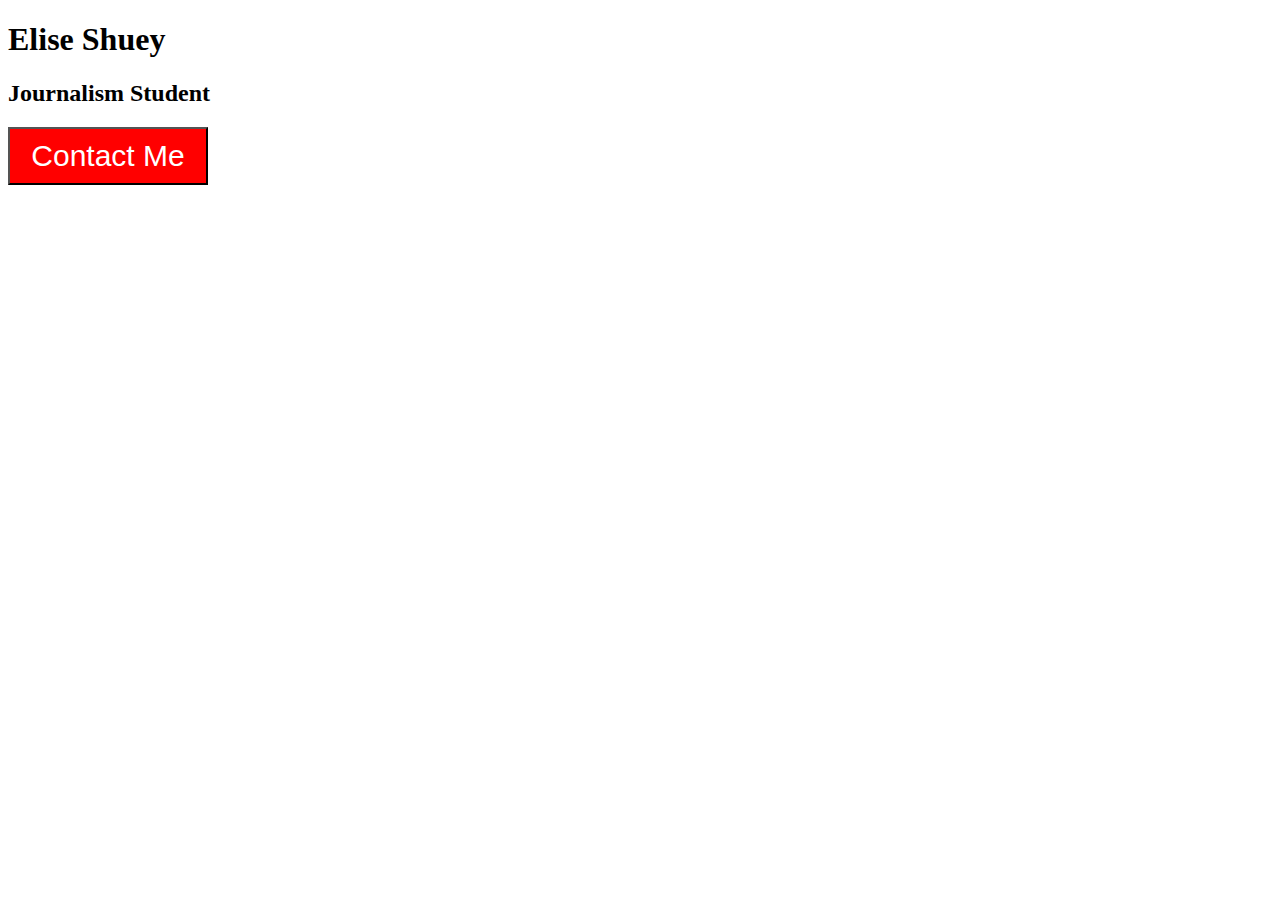
<file: button-assignment/index.html>
<!doctype html>
<html lang="en">
    <head>
        <title>Elise Shuey Button</title>
        <link href="style.css" rel="stylesheet" />
    </head>

    <body>
        <h1>Elise Shuey</h1>
        <h2>Journalism Student</h2>
        <button class="red-button">Contact Me</button>
    </body>
</html>
</file>
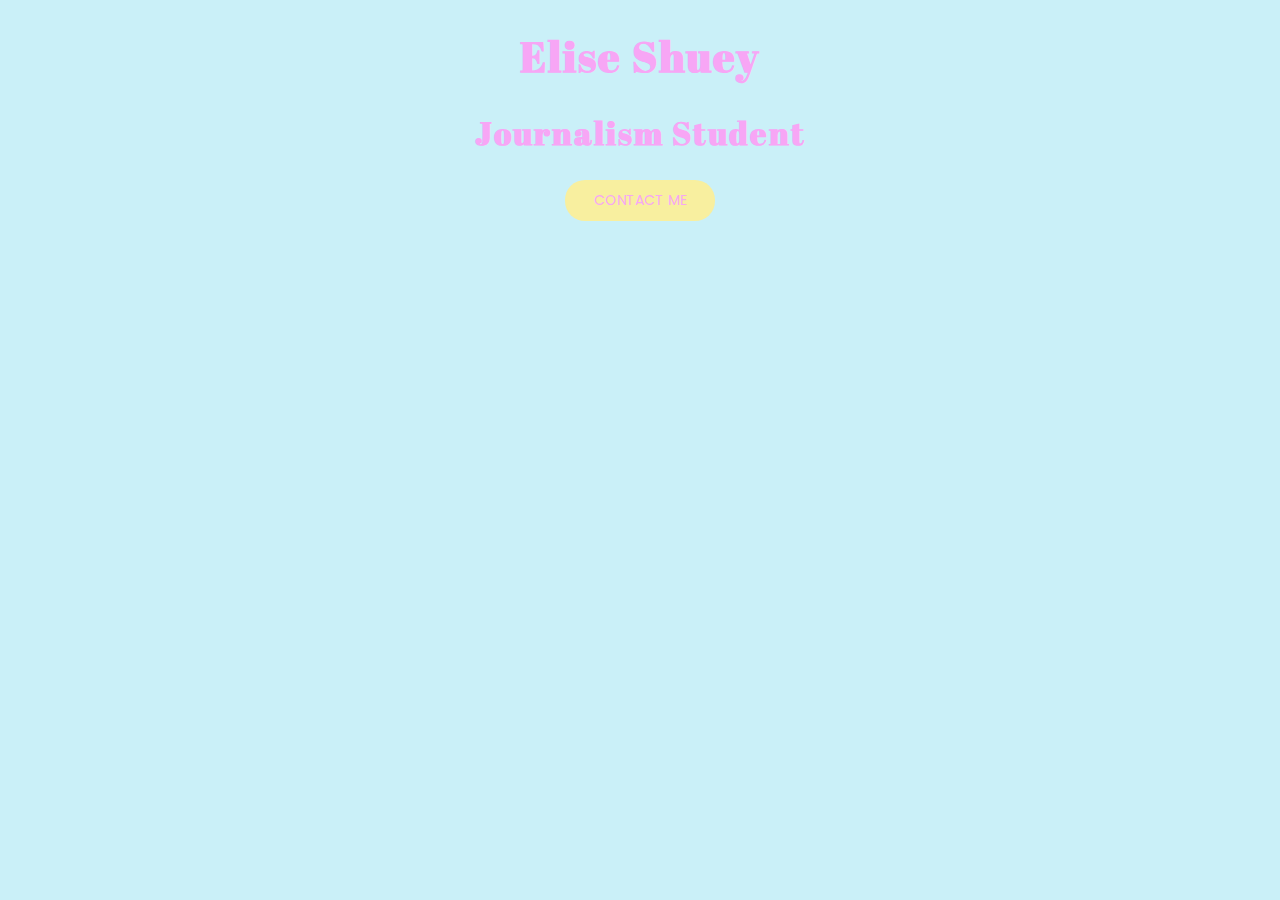
<file: contact-button-assignment/index.html>
<!doctype html>
<html lang="en">
    <head>
        <link href="style.css" rel="stylesheet" />
        <title>Elise Shuey Button</title>
        <link href="https://fonts.googleapis.com/css?family=Abril+Fatface|Poppins:300" rel="stylesheet" />
    </head>

    <body>
        <h1>Elise Shuey</h1>
        <h2>Journalism Student</h2>
        <button>Contact Me</button>
    </body>
</html>
</file>
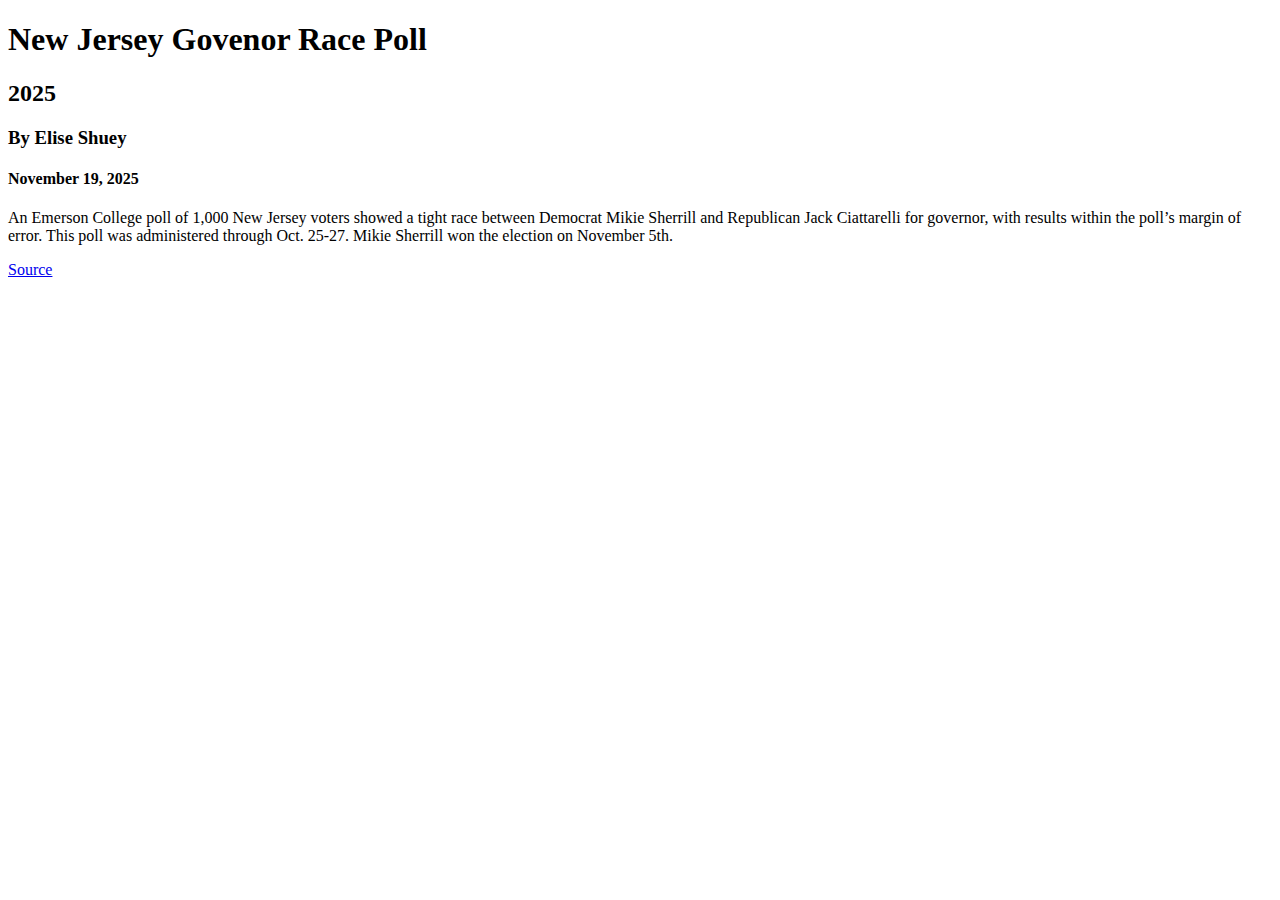
<file: data-viz-project/index.html>
<!doctype html>
<html lang="en">
    <head>
        <title>[YOUR NAME]'s Data Story</title>

        <meta charset="utf-8" />

        <meta name="viewport" content="width=device-width, initial-scale=1, shrink-to-fit=no" />

        <!-- Bootstrap CSS -->
        <link
            href="https://cdn.jsdelivr.net/npm/bootstrap@5.3.8/dist/css/bootstrap.min.css"
            rel="stylesheet"
            integrity="sha384-sRIl4kxILFvY47J16cr9ZwB07vP4J8+LH7qKQnuqkuIAvNWLzeN8tE5YBujZqJLB"
            crossorigin="anonymous" />
    </head>

    <body>
        <div id="article">
            <h1>New Jersey Govenor Race Poll</h1>

            <h2>2025</h2>

            <h3 id="byline">By Elise Shuey</h3>

            <h4 id="date">November 19, 2025</h4>

            <p>
                An Emerson College poll of 1,000 New Jersey voters showed a tight race between Democrat Mikie Sherrill
                and Republican Jack Ciattarelli for governor, with results within the poll’s margin of error. This poll
                was administered through Oct. 25-27. Mikie Sherrill won the election on November 5th.
            </p>

            <a href="https://emersoncollegepolling.com/new-york-city-mayor-and-new-jersey-governor-2025/">Source</a>

            <div class="flourish-embed flourish-chart" data-src="visualisation/26345882">
                <script src="https://public.flourish.studio/resources/embed.js"></script>
                <noscript
                    ><img
                        src="https://public.flourish.studio/visualisation/26345882/thumbnail"
                        width="100%"
                        alt="chart visualization"
                /></noscript>
            </div>

            <div class="flourish-embed flourish-chart" data-src="visualisation/26346198">
                <script src="https://public.flourish.studio/resources/embed.js"></script>
                <noscript
                    ><img
                        src="https://public.flourish.studio/visualisation/26346198/thumbnail"
                        width="100%"
                        alt="chart visualization"
                /></noscript>
            </div>
        </div>
    </body>
</html>
</file>
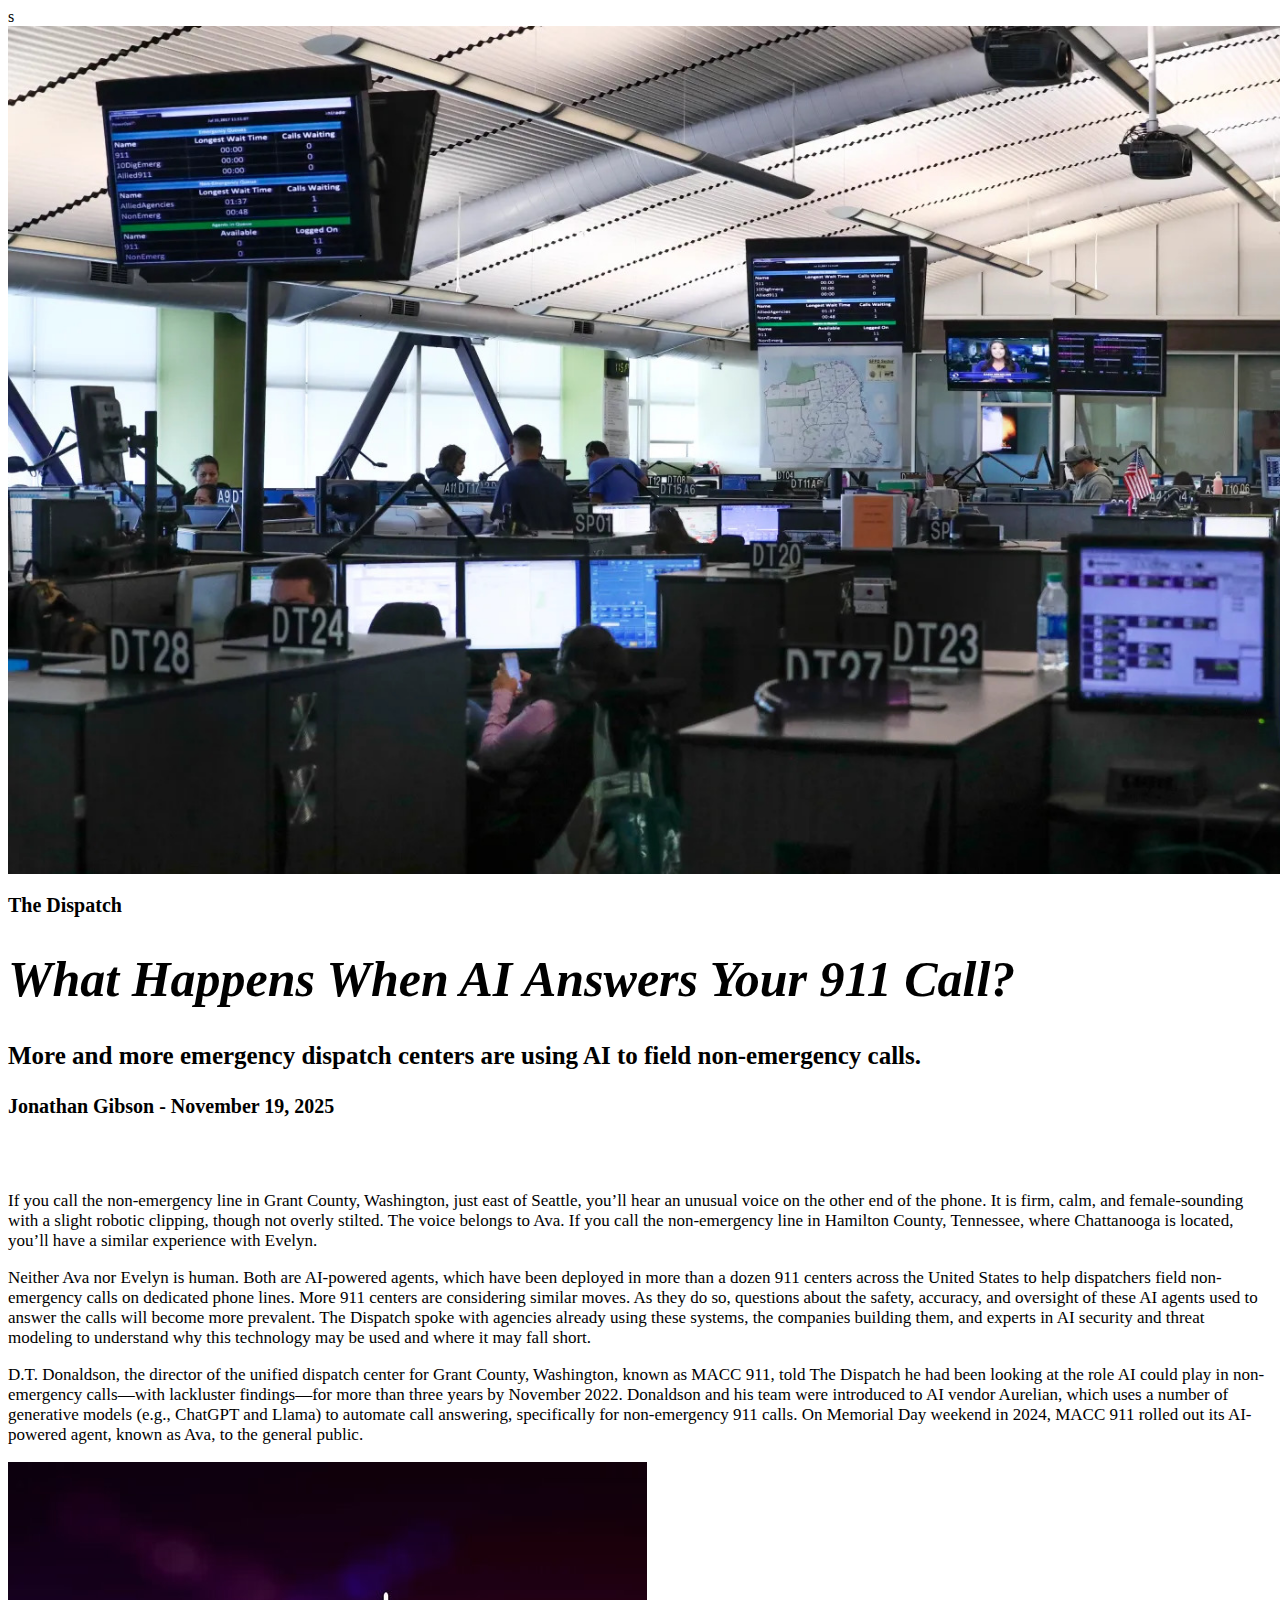
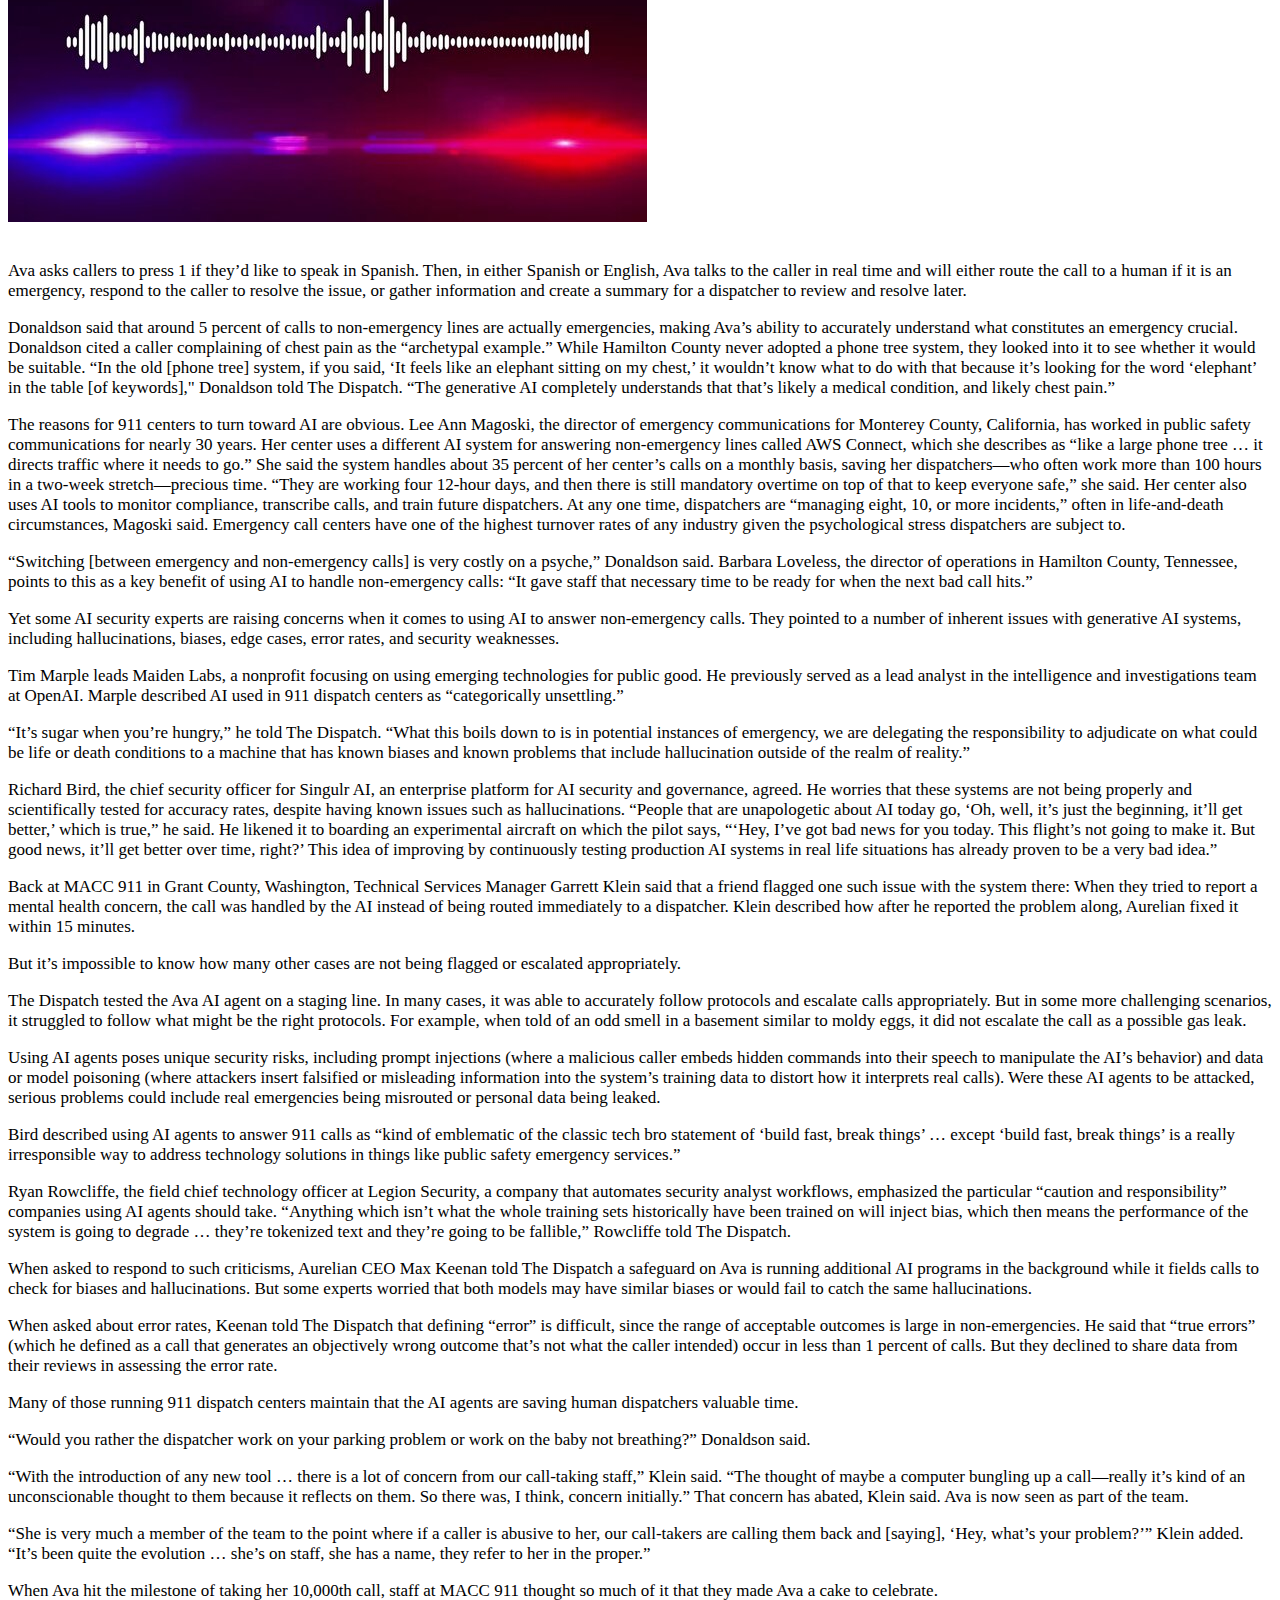
<file: final-project/index.html>
<!doctype html>
<html lang="en">
    <head>
        <title>Elise Shuey Final Project</title>

        <meta charset="utf-8" />
        <meta name="viewport" content="width=device-width, initial-scale=1, shrink-to-fit=no" />

        <link
            href="https://cdn.jsdelivr.net/npm/bootstrap@5.3.8/dist/css/bootstrap.min.css"
            rel="stylesheet"
            integrity="sha384-sRIl4kxILFvY47J16cr9ZwB07vP4J8+LH7qKQnuqkuIAvNWLzeN8tE5YBujZqJLB"
            crossorigin="anonymous" />

        <link rel="preconnect" href="https://fonts.googleapis.com" />
        <link rel="preconnect" href="https://fonts.gstatic.com" crossorigin />
        <link
            href="https://fonts.googleapis.com/css2?family=Libre+Baskerville:ital,wght@0,400..700;1,400..700&display=swap"
            rel="stylesheet" />
        <link href="style.css" rel="stylesheet" />
    </head>

    <body>
        <div class="container-fluid">
            s
            <div class="row">
                <div class="col">
                    <img src="FinalProjectImage1.jpg" class="image1" />
                    <div>
                        <p id="dispatch">The Dispatch</p>
                        <h1>What Happens When AI Answers Your 911 Call?</h1>
                        <p id="lede">
                            More and more emergency dispatch centers are using AI to field non-emergency calls.
                        </p>
                        <p id="byline">Jonathan Gibson - November 19, 2025</p>
                    </div>
                </div>
            </div>
        </div>
        <br>
        <br>
        <div class="row">
            <div class="col-md-10 mx-auto">
                <p>
                    If you call the non-emergency line in Grant County, Washington, just east of Seattle, you’ll hear an
                    unusual voice on the other end of the phone. It is firm, calm, and female-sounding with a slight
                    robotic clipping, though not overly stilted. The voice belongs to Ava. If you call the non-emergency
                    line in Hamilton County, Tennessee, where Chattanooga is located, you’ll have a similar experience
                    with Evelyn.
                </p>
            </div>
        </div>

        <div class="row">
            <div class="col-md-10 mx-auto">
                <p>
                    Neither Ava nor Evelyn is human. Both are AI-powered agents, which have been deployed in more than a
                    dozen 911 centers across the United States to help dispatchers field non-emergency calls on
                    dedicated phone lines. More 911 centers are considering similar moves. As they do so, questions
                    about the safety, accuracy, and oversight of these AI agents used to answer the calls will become
                    more prevalent. The Dispatch spoke with agencies already using these systems, the companies building
                    them, and experts in AI security and threat modeling to understand why this technology may be used
                    and where it may fall short.
                </p>
            </div>
        </div>

        <div class="row">
            <div class="col-md-10 mx-auto">
                <p>
                    D.T. Donaldson, the director of the unified dispatch center for Grant County, Washington, known as
                    MACC 911, told The Dispatch he had been looking at the role AI could play in non-emergency
                    calls—with lackluster findings—for more than three years by November 2022. Donaldson and his team
                    were introduced to AI vendor Aurelian, which uses a number of generative models (e.g., ChatGPT and
                    Llama) to automate call answering, specifically for non-emergency 911 calls. On Memorial Day weekend
                    in 2024, MACC 911 rolled out its AI-powered agent, known as Ava, to the general public.
                </p>
                <img src="FinalProjectImage2.jpg" class="image2" />
            </div>
        </div>
        <br />
        <div class="row">
            <div class="col-md-10 mx-auto">
                <p>
                    Ava asks callers to press 1 if they’d like to speak in Spanish. Then, in either Spanish or English,
                    Ava talks to the caller in real time and will either route the call to a human if it is an
                    emergency, respond to the caller to resolve the issue, or gather information and create a summary
                    for a dispatcher to review and resolve later.
                </p>
            </div>
        </div>

        <div class="row">
            <div class="col-md-10 mx-auto">
                <p>
                    Donaldson said that around 5 percent of calls to non-emergency lines are actually emergencies,
                    making Ava’s ability to accurately understand what constitutes an emergency crucial. Donaldson cited
                    a caller complaining of chest pain as the “archetypal example.” While Hamilton County never adopted
                    a phone tree system, they looked into it to see whether it would be suitable. “In the old [phone
                    tree] system, if you said, ‘It feels like an elephant sitting on my chest,’ it wouldn’t know what to
                    do with that because it’s looking for the word ‘elephant’ in the table [of keywords]," Donaldson
                    told The Dispatch. “The generative AI completely understands that that’s likely a medical condition,
                    and likely chest pain.”
                </p>
            </div>
        </div>
        <!-- put phone tree interactive thing here -->
        <div class="row">
            <div class="col-md-10 mx-auto">
                <p>
                    The reasons for 911 centers to turn toward AI are obvious. Lee Ann Magoski, the director of
                    emergency communications for Monterey County, California, has worked in public safety communications
                    for nearly 30 years. Her center uses a different AI system for answering non-emergency lines called
                    AWS Connect, which she describes as “like a large phone tree … it directs traffic where it needs to
                    go.” She said the system handles about 35 percent of her center’s calls on a monthly basis, saving
                    her dispatchers—who often work more than 100 hours in a two-week stretch—precious time. “They are
                    working four 12-hour days, and then there is still mandatory overtime on top of that to keep
                    everyone safe,” she said. Her center also uses AI tools to monitor compliance, transcribe calls, and
                    train future dispatchers. At any one time, dispatchers are “managing eight, 10, or more incidents,”
                    often in life-and-death circumstances, Magoski said. Emergency call centers have one of the highest
                    turnover rates of any industry given the psychological stress dispatchers are subject to.
                </p>
            </div>
        </div>
        <!-- put 911 dispatch caller turnover data here-->
        <div class="row">
            <div class="col-md-10 mx-auto">
                <p>
                    “Switching [between emergency and non-emergency calls] is very costly on a psyche,” Donaldson said.
                    Barbara Loveless, the director of operations in Hamilton County, Tennessee, points to this as a key
                    benefit of using AI to handle non-emergency calls: “It gave staff that necessary time to be ready
                    for when the next bad call hits.”
                </p>
            </div>
        </div>

        <div class="row">
            <div class="col-md-10 mx-auto">
                <p>
                    Yet some AI security experts are raising concerns when it comes to using AI to answer non-emergency
                    calls. They pointed to a number of inherent issues with generative AI systems, including
                    hallucinations, biases, edge cases, error rates, and security weaknesses.
                </p>
            </div>
        </div>

        <div class="row">
            <div class="col-md-10 mx-auto">
                <p>
                    Tim Marple leads Maiden Labs, a nonprofit focusing on using emerging technologies for public good.
                    He previously served as a lead analyst in the intelligence and investigations team at OpenAI. Marple
                    described AI used in 911 dispatch centers as “categorically unsettling.”
                </p>
            </div>
        </div>

        <div class="row">
            <div class="col-md-10 mx-auto">
                <p id="pullquote">
                    “It’s sugar when you’re hungry,” he told The Dispatch. “What this boils down to is in potential
                    instances of emergency, we are delegating the responsibility to adjudicate on what could be life or
                    death conditions to a machine that has known biases and known problems that include hallucination
                    outside of the realm of reality.”
                </p>
            </div>
        </div>
        <!-- above is your pull quote -->
        <div class="row">
            <div class="col-md-10 mx-auto">
                <p>
                    Richard Bird, the chief security officer for Singulr AI, an enterprise platform for AI security and
                    governance, agreed. He worries that these systems are not being properly and scientifically tested
                    for accuracy rates, despite having known issues such as hallucinations. “People that are
                    unapologetic about AI today go, ‘Oh, well, it’s just the beginning, it’ll get better,’ which is
                    true,” he said. He likened it to boarding an experimental aircraft on which the pilot says, “‘Hey,
                    I’ve got bad news for you today. This flight’s not going to make it. But good news, it’ll get better
                    over time, right?’ This idea of improving by continuously testing production AI systems in real life
                    situations has already proven to be a very bad idea.”
                </p>
            </div>
        </div>

        <div class="row">
            <div class="col-md-10 mx-auto">
                <p>
                    Back at MACC 911 in Grant County, Washington, Technical Services Manager Garrett Klein said that a
                    friend flagged one such issue with the system there: When they tried to report a mental health
                    concern, the call was handled by the AI instead of being routed immediately to a dispatcher. Klein
                    described how after he reported the problem along, Aurelian fixed it within 15 minutes.
                </p>
            </div>
        </div>

        <div class="row">
            <div class="col-md-10 mx-auto">
                <p>
                    But it’s impossible to know how many other cases are not being flagged or escalated appropriately.
                </p>
            </div>
        </div>

        <div class="row">
            <div class="col-md-10 mx-auto">
                <p>
                    The Dispatch tested the Ava AI agent on a staging line. In many cases, it was able to accurately
                    follow protocols and escalate calls appropriately. But in some more challenging scenarios, it
                    struggled to follow what might be the right protocols. For example, when told of an odd smell in a
                    basement similar to moldy eggs, it did not escalate the call as a possible gas leak.
                </p>
            </div>
        </div>

        <div class="row">
            <div class="col-md-10 mx-auto">
                <p>
                    Using AI agents poses unique security risks, including prompt injections (where a malicious caller
                    embeds hidden commands into their speech to manipulate the AI’s behavior) and data or model
                    poisoning (where attackers insert falsified or misleading information into the system’s training
                    data to distort how it interprets real calls). Were these AI agents to be attacked, serious problems
                    could include real emergencies being misrouted or personal data being leaked.
                </p>
            </div>
        </div>

        <div class="row">
            <div class="col-md-10 mx-auto">
                <p>
                    Bird described using AI agents to answer 911 calls as “kind of emblematic of the classic tech bro
                    statement of ‘build fast, break things’ … except ‘build fast, break things’ is a really
                    irresponsible way to address technology solutions in things like public safety emergency services.”
                </p>
            </div>
        </div>

        <div class="row">
            <div class="col-md-10 mx-auto">
                <p>
                    Ryan Rowcliffe, the field chief technology officer at Legion Security, a company that automates
                    security analyst workflows, emphasized the particular “caution and responsibility” companies using
                    AI agents should take. “Anything which isn’t what the whole training sets historically have been
                    trained on will inject bias, which then means the performance of the system is going to degrade …
                    they’re tokenized text and they’re going to be fallible,” Rowcliffe told The Dispatch.
                </p>
            </div>
        </div>

        <div class="row">
            <div class="col-md-10 mx-auto">
                <p>
                    When asked to respond to such criticisms, Aurelian CEO Max Keenan told The Dispatch a safeguard on
                    Ava is running additional AI programs in the background while it fields calls to check for biases
                    and hallucinations. But some experts worried that both models may have similar biases or would fail
                    to catch the same hallucinations.
                </p>
            </div>
        </div>
        <!-- add pros and cons infographic -->
        <div class="row">
            <div class="col-md-10 mx-auto">
                <p>
                    When asked about error rates, Keenan told The Dispatch that defining “error” is difficult, since the
                    range of acceptable outcomes is large in non-emergencies. He said that “true errors” (which he
                    defined as a call that generates an objectively wrong outcome that’s not what the caller intended)
                    occur in less than 1 percent of calls. But they declined to share data from their reviews in
                    assessing the error rate.
                </p>
            </div>
        </div>

        <div class="row">
            <div class="col-md-10 mx-auto">
                <p>
                    Many of those running 911 dispatch centers maintain that the AI agents are saving human dispatchers
                    valuable time. 
                </p>
            </div>
        </div>
<div class="row">
            <div class="col-md-10 mx-auto">
                <p>
                 “Would you rather the dispatcher work on your parking problem or work on the baby not
                    breathing?” Donaldson said.
                </p>
            </div>
        </div>
        <div class="row">
            <div class="col-md-10 mx-auto">
                <p>
                    “With the introduction of any new tool … there is a lot of concern from our call-taking staff,”
                    Klein said. “The thought of maybe a computer bungling up a call—really it’s kind of an
                    unconscionable thought to them because it reflects on them. So there was, I think, concern
                    initially.” That concern has abated, Klein said. Ava is now seen as part of the team.
                </p>
            </div>
        </div>

        <div class="row">
            <div class="col-md-10 mx-auto">
                <p>
                    “She is very much a member of the team to the point where if a caller is abusive to her, our
                    call-takers are calling them back and [saying], ‘Hey, what’s your problem?’” Klein added. “It’s been
                    quite the evolution … she’s on staff, she has a name, they refer to her in the proper.”
                </p>
            </div>
        </div>

        <div class="row mb-5">
            <div class="col-md-10 mx-auto">
                <p>
                    When Ava hit the milestone of taking her 10,000th call, staff at MACC 911 thought so much of it that
                    they made Ava a cake to celebrate.
                </p>
            </div>
        </div>
    </body>
</html>
</file>
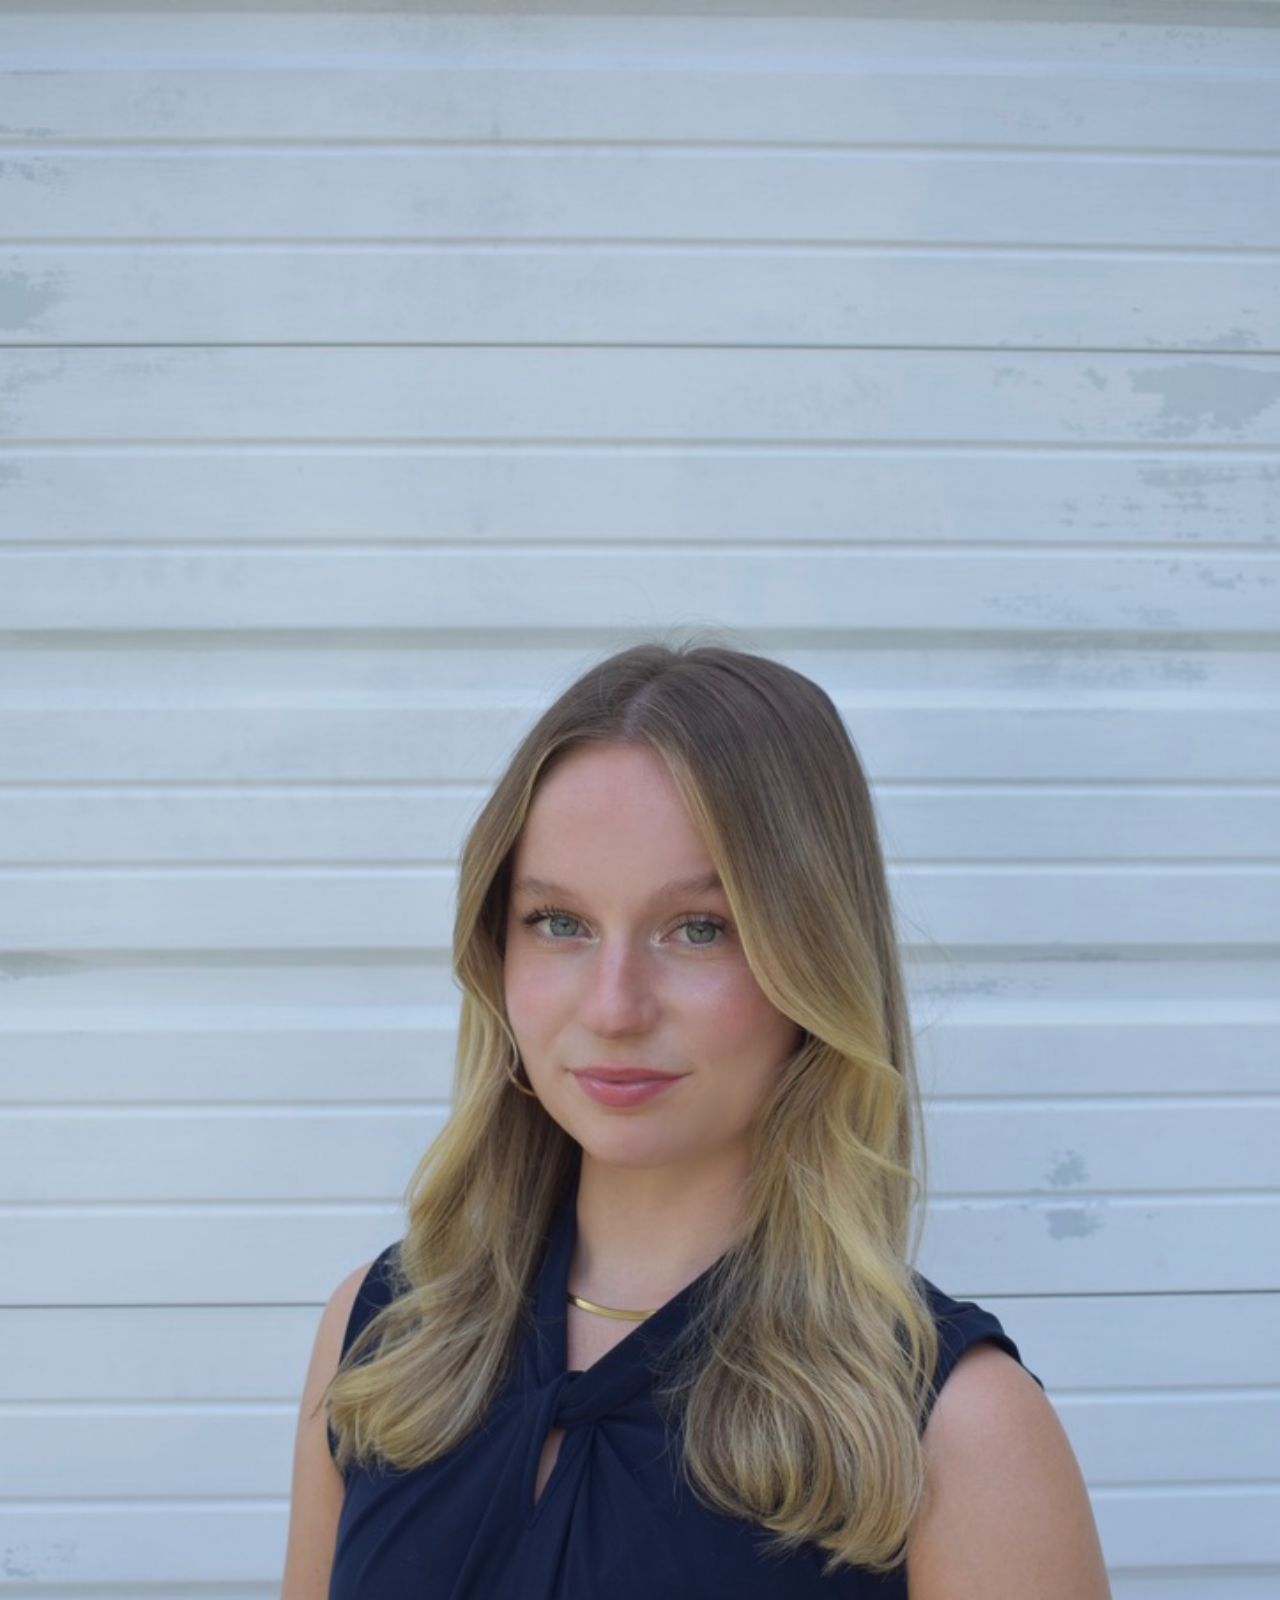
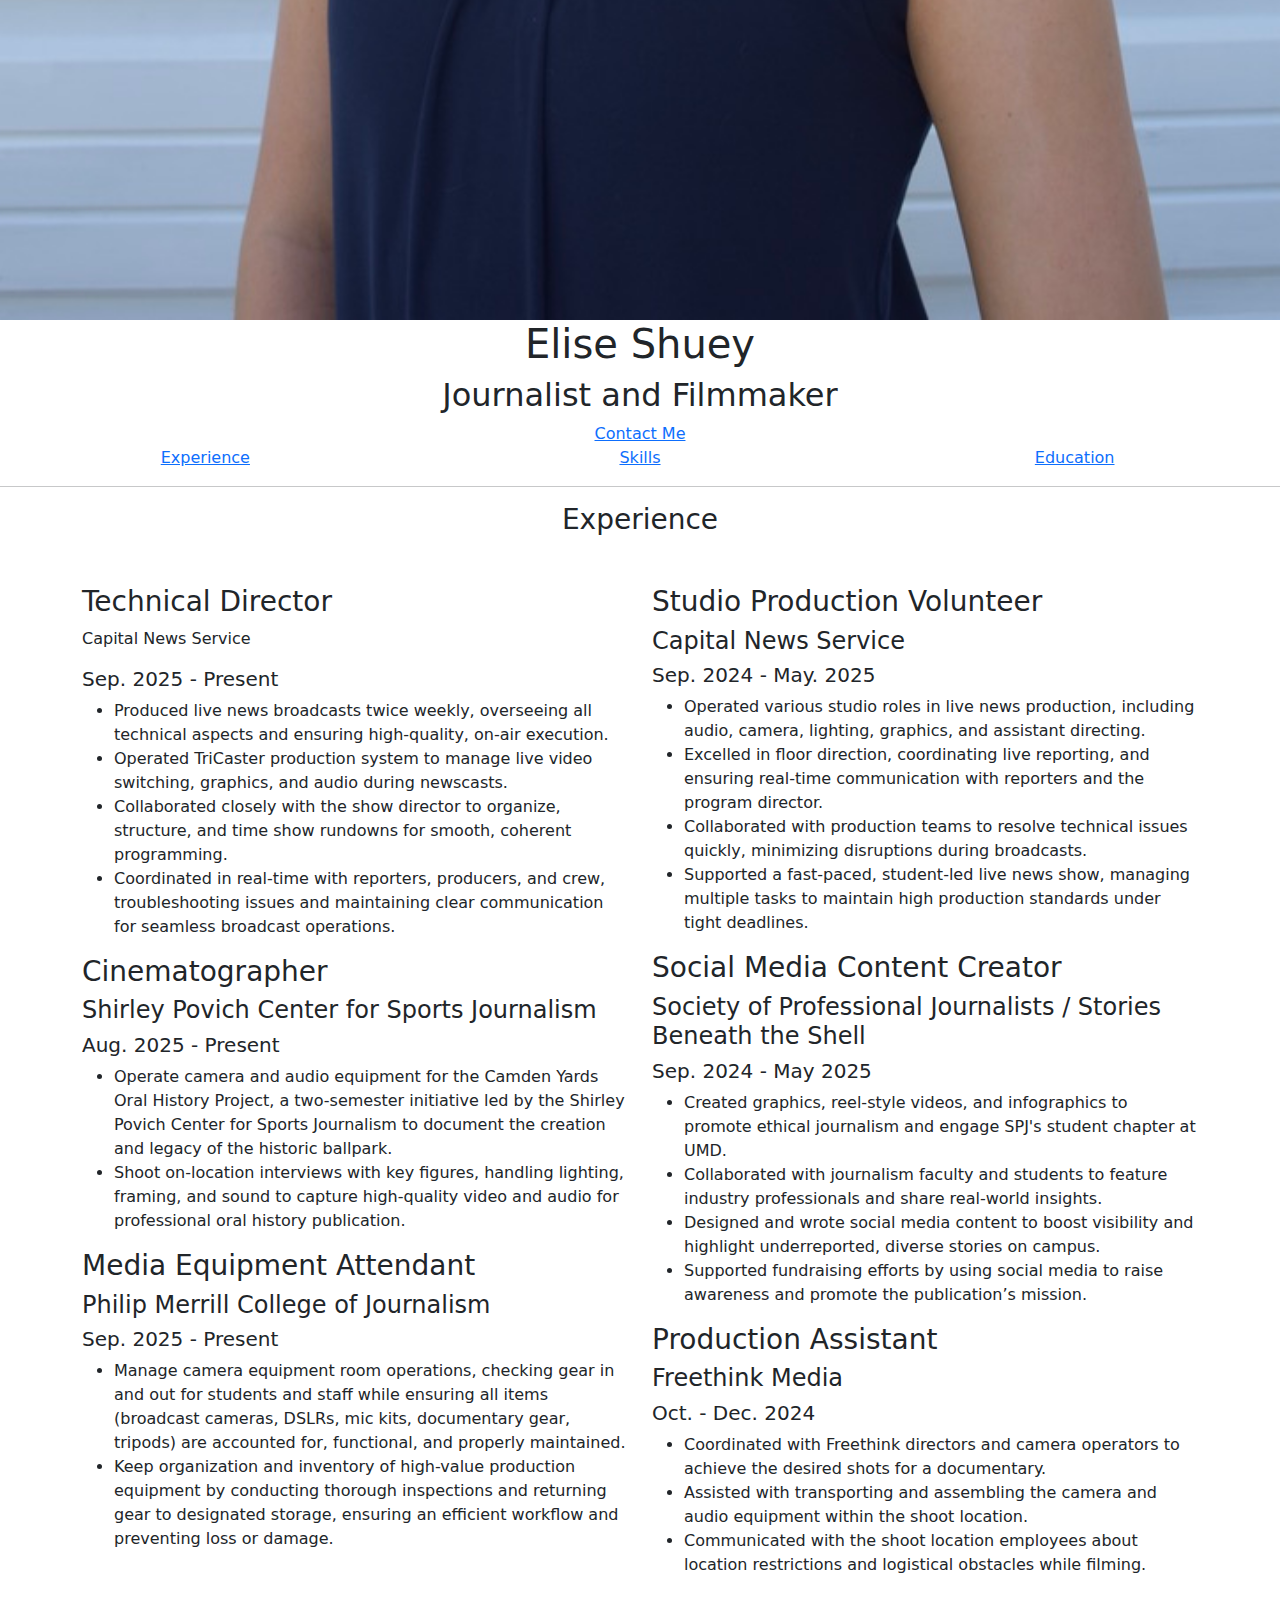
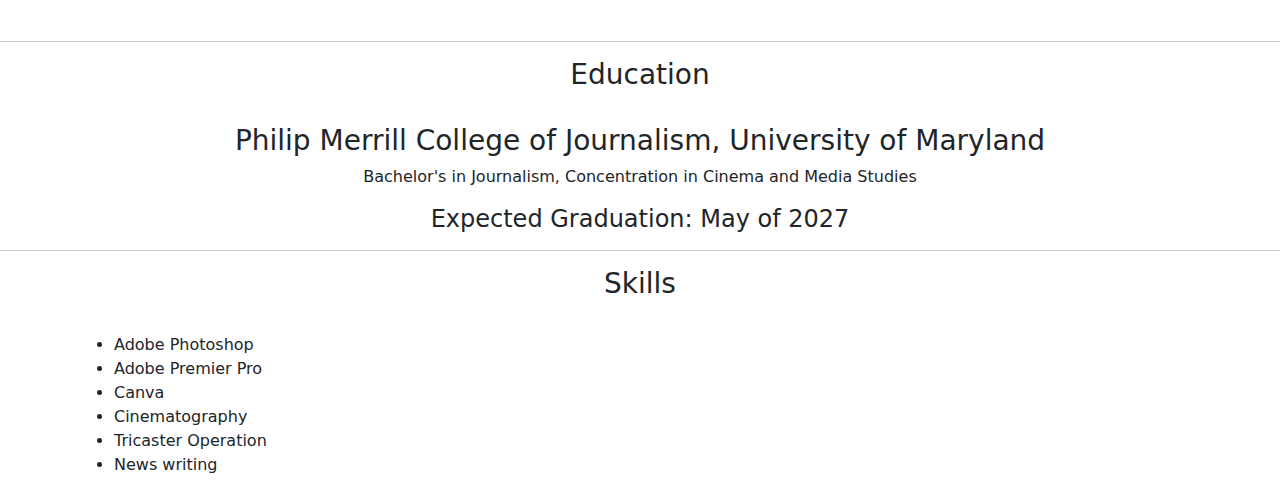
<file: online-portfolio/index.html>
<!doctype html>
<html lang="en">
    <head>
        <meta charset="UTF-8" />
        <title>Elise Shuey Portfolio</title>
        <meta name="viewport" content="width=device-width, initial-scale=1" />
        <link
            href="https://cdn.jsdelivr.net/npm/bootstrap@5.3.3/dist/css/bootstrap.min.css"
            rel="stylesheet"
            integrity="sha384-QWTKZyjpPEjISv5WaRU9OFeRpok6YctnYmDr5pNlyT2bRjXh0JMhjY6hW+ALEwIH"
            crossorigin="anonymous" />
        <link rel="stylesheet" href="style.css" />
    </head>
    <body>
        <div class="container-md-5">
            <div>
                <div class="col text-center">
                    <img src="headshot.jpeg" id="headshot" class="img-fluid" height="200"/>
                </div>
                <div class="col text-center">
                    <h1>Elise Shuey</h1>
                    <h2>Journalist and Filmmaker</h2>
                    <a href="mailto:eliseaustin0505@gmail.com">Contact Me</a>
                </div>
            </div>

            <div class="row -4">
                <div class="col text-center">
                    <a href="#Experience">Experience</a>
                </div>
                <div class="col text-center">
                    <a href="#Skills">Skills</a>
                </div>
                <div class="col text-center">
                    <a href="#Education">Education</a>
                </div>
            </div>
        </div>
        <hr />
        <h3 id="Experience" class="text-center">Experience</h3>
        <div class="container my-5">
            <div class="row">
                <div class="col-md-6">
                    <div id="job1">
                        <h3 id="job1-title">Technical Director</h3>
                        <p id="job1-subtitle">Capital News Service</p>
                        <h5 id="job1-date">Sep. 2025 - Present</h5>
                        <ul id="job1-details">
                            <li>
                                Produced live news broadcasts twice weekly, overseeing all technical aspects and
                                ensuring high-quality, on-air execution.
                            </li>
                            <li>
                                Operated TriCaster production system to manage live video switching, graphics, and audio
                                during newscasts.
                            </li>
                            <li>
                                Collaborated closely with the show director to organize, structure, and time show
                                rundowns for smooth, coherent programming.
                            </li>
                            <li>
                                Coordinated in real-time with reporters, producers, and crew, troubleshooting issues and
                                maintaining clear communication for seamless broadcast operations.
                            </li>
                        </ul>
                    </div>

                    <div id="job2">
                        <h3 id="job2-title">Cinematographer</h3>
                        <h4 id="job2-subtitle">Shirley Povich Center for Sports Journalism</h4>
                        <h5 id="job2-date">Aug. 2025 - Present</h5>
                        <ul id="job2-details">
                            <li>
                                Operate camera and audio equipment for the Camden Yards Oral History Project, a
                                two-semester initiative led by the Shirley Povich Center for Sports Journalism to
                                document the creation and legacy of the historic ballpark.
                            </li>
                            <li>
                                Shoot on-location interviews with key figures, handling lighting, framing, and sound to
                                capture high-quality video and audio for professional oral history publication.
                            </li>
                        </ul>
                    </div>

                    <div id="job3">
                        <h3 id="job3-title">Media Equipment Attendant</h3>
                        <h4 id="job3-subtitle">Philip Merrill College of Journalism</h4>
                        <h5 id="job3-date">Sep. 2025 - Present</h5>
                        <ul id="job3-details">
                            <li>
                                Manage camera equipment room operations, checking gear in and out for students and staff
                                while ensuring all items (broadcast cameras, DSLRs, mic kits, documentary gear, tripods)
                                are accounted for, functional, and properly maintained.
                            </li>
                            <li>
                                Keep organization and inventory of high-value production equipment by conducting
                                thorough inspections and returning gear to designated storage, ensuring an efficient
                                workflow and preventing loss or damage.
                            </li>
                        </ul>
                    </div>
                </div>

                <div class="col-md-6">
                    <div id="job4">
                        <h3 id="job4-title">Studio Production Volunteer</h3>
                        <h4 id="job4-subtitle">Capital News Service</h4>
                        <h5 id="job4-date">Sep. 2024 - May. 2025</h5>
                        <ul id="job4-details">
                            <li>
                                Operated various studio roles in live news production, including audio, camera,
                                lighting, graphics, and assistant directing.
                            </li>
                            <li>
                                Excelled in floor direction, coordinating live reporting, and ensuring real-time
                                communication with reporters and the program director.
                            </li>
                            <li>
                                Collaborated with production teams to resolve technical issues quickly, minimizing
                                disruptions during broadcasts.
                            </li>
                            <li>
                                Supported a fast-paced, student-led live news show, managing multiple tasks to maintain
                                high production standards under tight deadlines.
                            </li>
                        </ul>
                    </div>

                    <div id="job5">
                        <h3 id="job5-title">Social Media Content Creator</h3>
                        <h4 id="job5-subtitle">Society of Professional Journalists / Stories Beneath the Shell</h4>
                        <h5 id="job5-date">Sep. 2024 - May 2025</h5>
                        <ul id="job5-details">
                            <li>
                                Created graphics, reel-style videos, and infographics to promote ethical journalism and
                                engage SPJ's student chapter at UMD.
                            </li>
                            <li>
                                Collaborated with journalism faculty and students to feature industry professionals and
                                share real-world insights.
                            </li>
                            <li>
                                Designed and wrote social media content to boost visibility and highlight underreported,
                                diverse stories on campus.
                            </li>
                            <li>
                                Supported fundraising efforts by using social media to raise awareness and promote the
                                publication’s mission.
                            </li>
                        </ul>
                    </div>

                    <div id="job6">
                        <h3 id="job6-title">Production Assistant</h3>
                        <h4 id="job6-subtitle">Freethink Media</h4>
                        <h5 id="job6-date">Oct. - Dec. 2024</h5>
                        <ul id="job6-details">
                            <li>
                                Coordinated with Freethink directors and camera operators to achieve the desired shots
                                for a documentary.
                            </li>
                            <li>
                                Assisted with transporting and assembling the camera and audio equipment within the
                                shoot location.
                            </li>
                            <li>
                                Communicated with the shoot location employees about location restrictions and
                                logistical obstacles while filming.
                            </li>
                        </ul>
                    </div>
                </div>
            </div>
        </div>
        <hr />
        <h3 id="Education" class="text-center">Education</h3>
        <br />
        <h3 class="text-center">Philip Merrill College of Journalism, University of Maryland</h3>
        <p class="text-center">Bachelor's in Journalism, Concentration in Cinema and Media Studies</p>
        <h4 class="text-center">Expected Graduation: May of 2027</h4>
        <hr />

        <div class="container" id="skillslist">
            <div class="row">
                <div class="col">
                    <h3 id="Skills" class="text-center">Skills</h3>
                    <br />
                    <ul>
                        <li>Adobe Photoshop</li>
                        <li>Adobe Premier Pro</li>
                        <li>Canva</li>
                        <li>Cinematography</li>
                        <li>Tricaster Operation</li>
                        <li>News writing</li>
                    </ul>
                </div>
            </div>
        </div>
    </body>
</html>
</file>
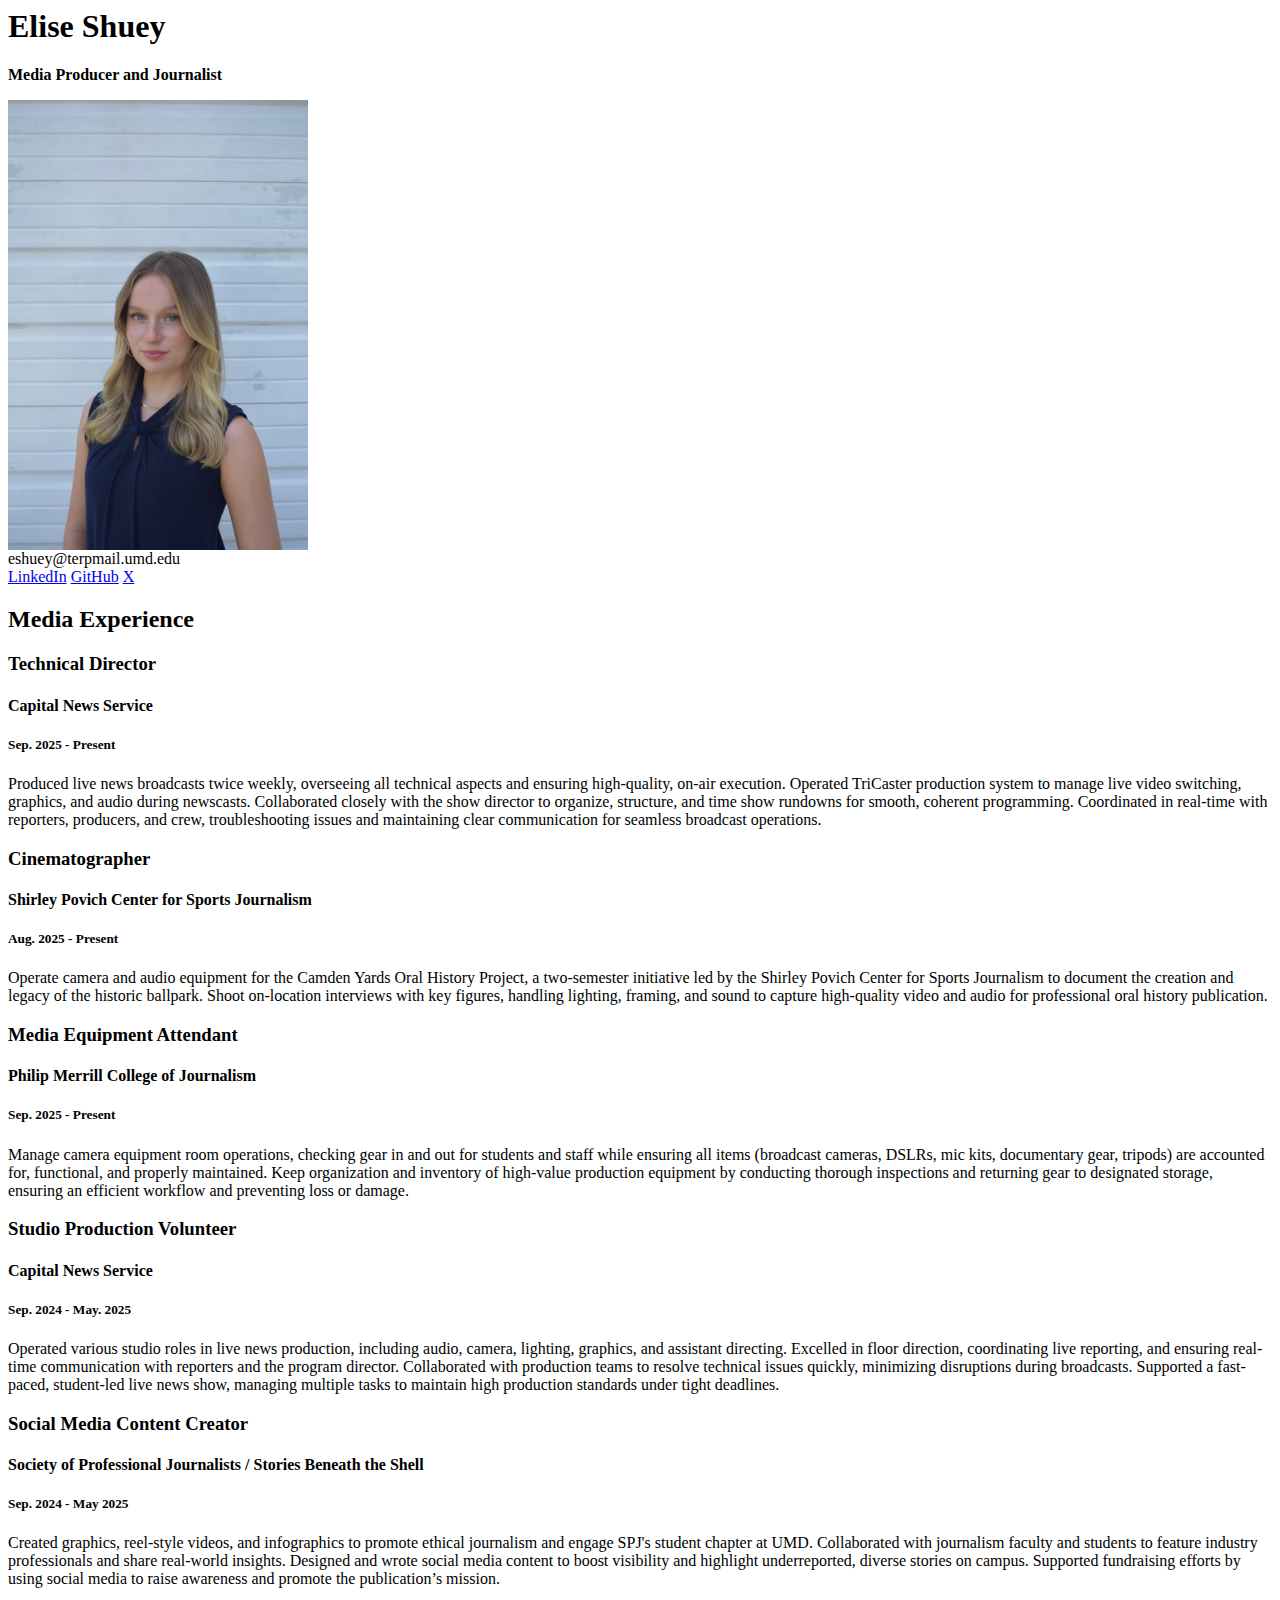
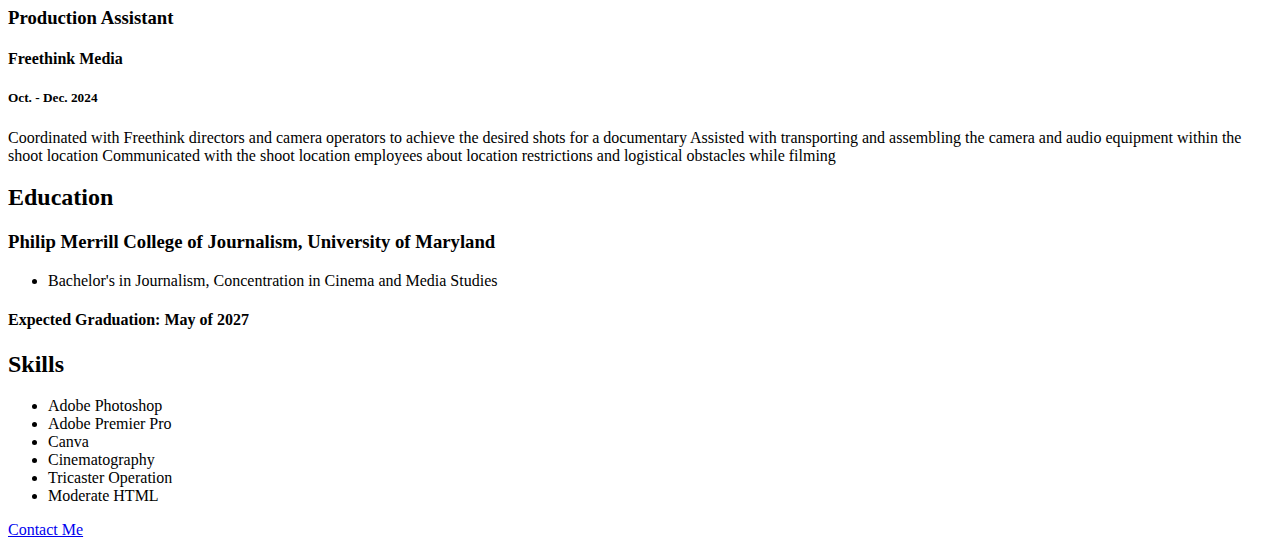
<file: Resume.html>
<html>
    <head>
        <title>Elise Shuey Resume</title>
    </head>
    <body>
        <!--I built this myself!-->
        <h1>Elise Shuey</h1>
        <p><strong>Media Producer and Journalist</strong></p>
        <img src="BCEF7E4A-B00A-48C1-AFB0-A68FBCEEEB5A_1_105_c.jpeg" alt="a photo of Elise Shuey" width="300" />
        <div id="contact">
            eshuey@terpmail.umd.edu<br />
            <a href="https://www.linkedin.com/in/elise-shuey-770089291/">LinkedIn</a>
            <a href="https://github.com/eshuey-max">GitHub</a>
            <a href="https://x.com/EliseShuey"> X</a>
        </div>
        <h2>Media Experience</h2>
        <h3>Technical Director</h3>
        <h4>Capital News Service</h4>
        <h5>Sep. 2025 - Present</h5>
        <p>
            Produced live news broadcasts twice weekly, overseeing all technical aspects and ensuring high-quality,
            on-air execution. Operated TriCaster production system to manage live video switching, graphics, and audio
            during newscasts. Collaborated closely with the show director to organize, structure, and time show rundowns
            for smooth, coherent programming. Coordinated in real-time with reporters, producers, and crew,
            troubleshooting issues and maintaining clear communication for seamless broadcast operations.
        </p>

        <h3>Cinematographer</h3>
        <h4>Shirley Povich Center for Sports Journalism</h4>
        <h5>Aug. 2025 - Present</h5>
        <p>
            Operate camera and audio equipment for the Camden Yards Oral History Project, a two-semester initiative led
            by the Shirley Povich Center for Sports Journalism to document the creation and legacy of the historic
            ballpark. Shoot on-location interviews with key figures, handling lighting, framing, and sound to capture
            high-quality video and audio for professional oral history publication.
        </p>
        <h3>Media Equipment Attendant</h3>
        <h4>Philip Merrill College of Journalism</h4>
        <h5>Sep. 2025 - Present</h5>
        <p>
            Manage camera equipment room operations, checking gear in and out for students and staff while ensuring all
            items (broadcast cameras, DSLRs, mic kits, documentary gear, tripods) are accounted for, functional, and
            properly maintained. Keep organization and inventory of high-value production equipment by conducting
            thorough inspections and returning gear to designated storage, ensuring an efficient workflow and preventing
            loss or damage.
        </p>
        <h3>Studio Production Volunteer</h3>
        <h4>Capital News Service</h4>
        <h5>Sep. 2024 - May. 2025</h5>
        <p>
            Operated various studio roles in live news production, including audio, camera, lighting, graphics, and
            assistant directing. Excelled in floor direction, coordinating live reporting, and ensuring real-time
            communication with reporters and the program director. Collaborated with production teams to resolve
            technical issues quickly, minimizing disruptions during broadcasts. Supported a fast-paced, student-led live
            news show, managing multiple tasks to maintain high production standards under tight deadlines.
        </p>
        <h3>Social Media Content Creator</h3>
        <h4>Society of Professional Journalists / Stories Beneath the Shell</h4>
        <h5>Sep. 2024 - May 2025</h5>
        <p>
            Created graphics, reel-style videos, and infographics to promote ethical journalism and engage SPJ's student
            chapter at UMD. Collaborated with journalism faculty and students to feature industry professionals and
            share real-world insights. Designed and wrote social media content to boost visibility and highlight
            underreported, diverse stories on campus. Supported fundraising efforts by using social media to raise
            awareness and promote the publication’s mission.
        </p>
        <h3>Production Assistant</h3>
        <h4>Freethink Media</h4>
        <h5>Oct. - Dec. 2024</h5>
        <p>
            Coordinated with Freethink directors and camera operators to achieve the desired shots for a documentary
            Assisted with transporting and assembling the camera and audio equipment within the shoot location
            Communicated with the shoot location employees about location restrictions and logistical obstacles while
            filming
        </p>
        <h2>Education</h2>
        <h3>Philip Merrill College of Journalism, University of Maryland</h3>
        <ul>
            <li>Bachelor's in Journalism, Concentration in Cinema and Media Studies</li>
        </ul>
        <h4>Expected Graduation: May of 2027</h4>
        <h2>Skills</h2>
        <ul>
            <li>Adobe Photoshop</li>
            <li>Adobe Premier Pro</li>
            <li>Canva</li>
            <li>Cinematography</li>
            <li>Tricaster Operation</li>
            <li>Moderate HTML</li>
        </ul>
    </body>
    <div>
        <a href="#contact">Contact Me</a>
    </div>
</html>
</file>
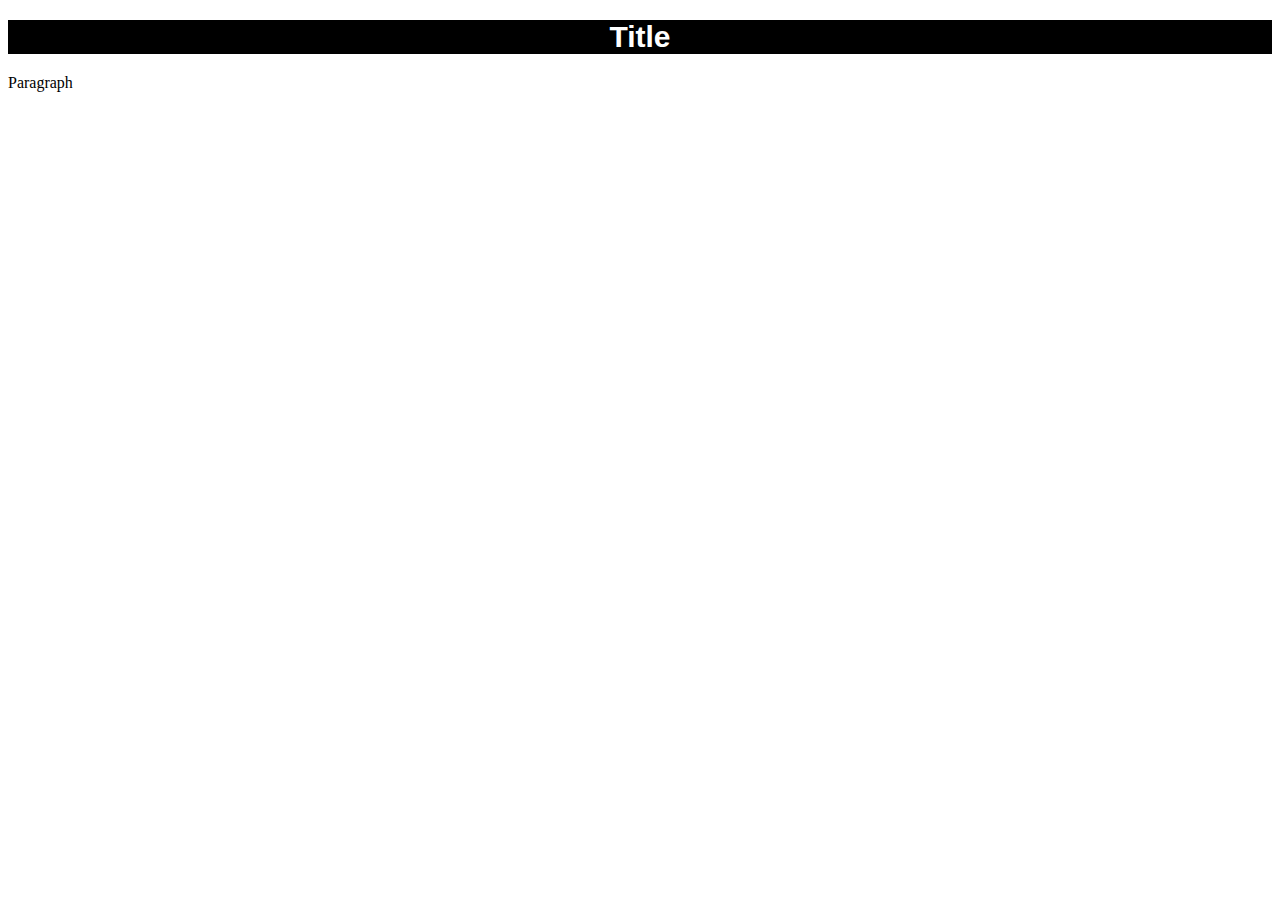
<file: styled-text.html>
<!doctype html>
<html lang="en">
    <head>
        <title>Stytled Text</title>
    </head>
    <body>
        <h1
            style="background-color:black;color:white;font-family: Arial;font-size:30px;text-align:center;">Title</h1>
        <p>Paragraph</p>
    </body>
</html>
</file>
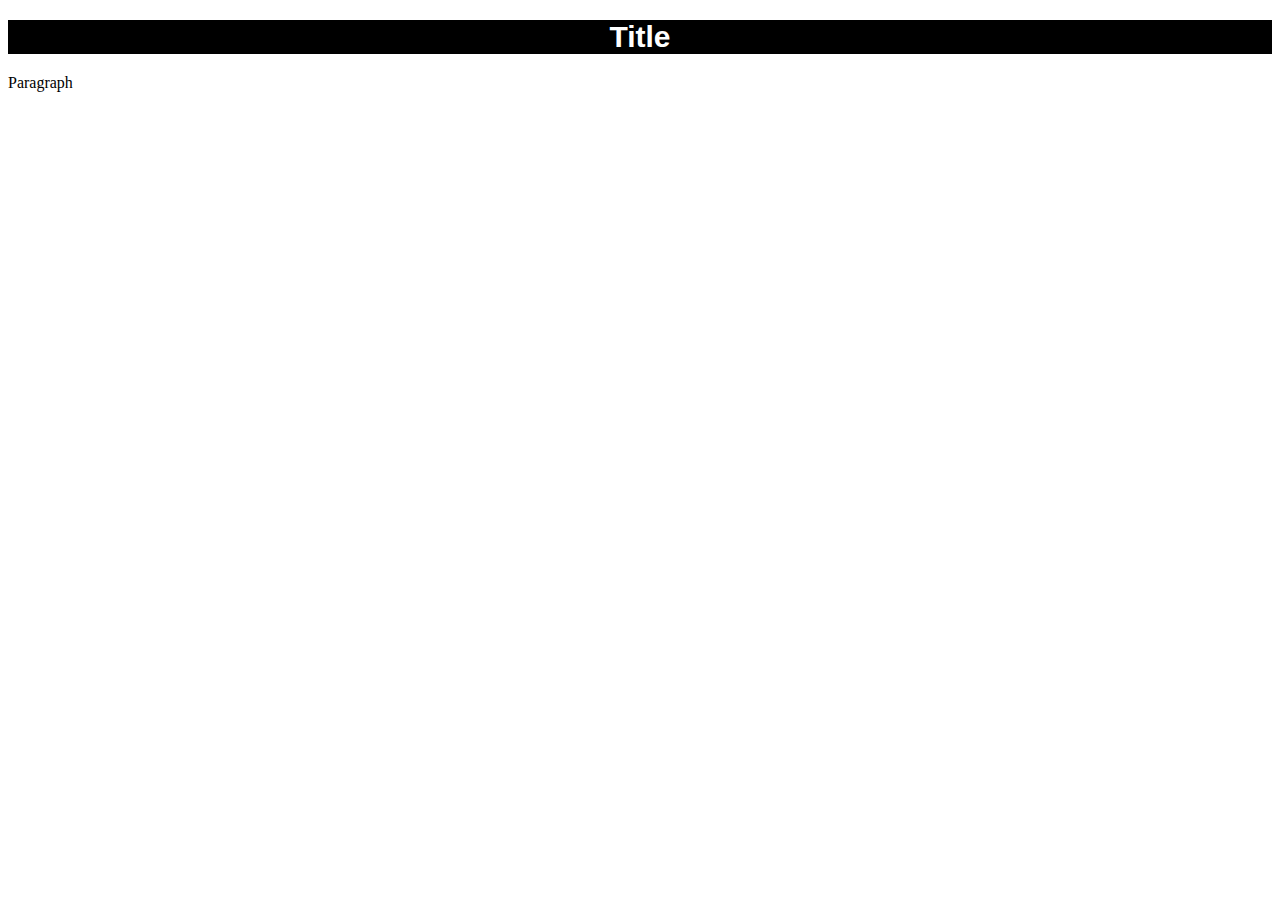
<file: styling-assignment/styled-text.html>
<!doctype html>
<html lang="en">
    <head>
        <title>Stytled Text</title>
        <link href="style.css" rel="stylesheet" />
    </head>
    <body>
        <h1>Title</h1>
        <p>Paragraph</p>
    </body>
</html>
</file>
<file: button-assignment/style.css>
.red-button {
    background-color: red;
    color: white;
    font-size: 30px;
    width: 200px;
    padding: 10px;
}
</file>
<file: contact-button-assignment/style.css>
/*
MY COLOR PALETTE
Color 1 - #F8EF9F
Color 2 - #caf0f8
Color 3 - #F8D7BC
Color 4 - #F8CBCA
Color 5 - #F7A6F5
*/

body {
    background-color: #caf0f8;
    color: #f7a6f5;
    font-family: "Abril Fatface", cursive;
    font-size: 21px;
    letter-spacing: 2px;
    text-align: center;
}
button {
    background-color: #f8ef9f;
    color: #f7a6f5;
    font-family: "Poppins", sans-serif;
    font-size: 14px;
    text-transform: uppercase;
    width: 150px;
    padding: 10px;
    border:none;
    border-radius: 20px 
}
button:hover {
    background-color: #f8cbca;
}
</file>
<file: final-project/style.css>
.image1 {
    width: 100vw;      
        height: auto;      
        margin: 0;
        display: block; 
    
}

#dispatch {
    font-family: LibreBaskerville;
    font-weight: bold;
    font-size: 20px;
}

h1 {
    font-family: LibreBaskerville;
    font-weight: bold;
    font-style: italic;
    font-size: 50px;
}

#lede {
    font-family: LibreBaskerville;
    font-weight: bold;
    font-size: 25px;
}

#byline {
    font-family: LibreBaskerville;
    font-weight: bold;
    font-size: 20px;
}

p { 
    font-family: LibreBaskerville;
    font-size: 17px
}

002962 dark blue
00043a blue
004e89 light blue
a0001c light red
800016 dark red
</file>
<file: online-portfolio/style.css>
img {
    width:100%;
}
</file>
<file: styling-assignment/style.css>
h1 {
    background-color: black;
    color: white;
    font-family: Arial;
    font-size: 30px;
    text-align: center;
}
</file>
